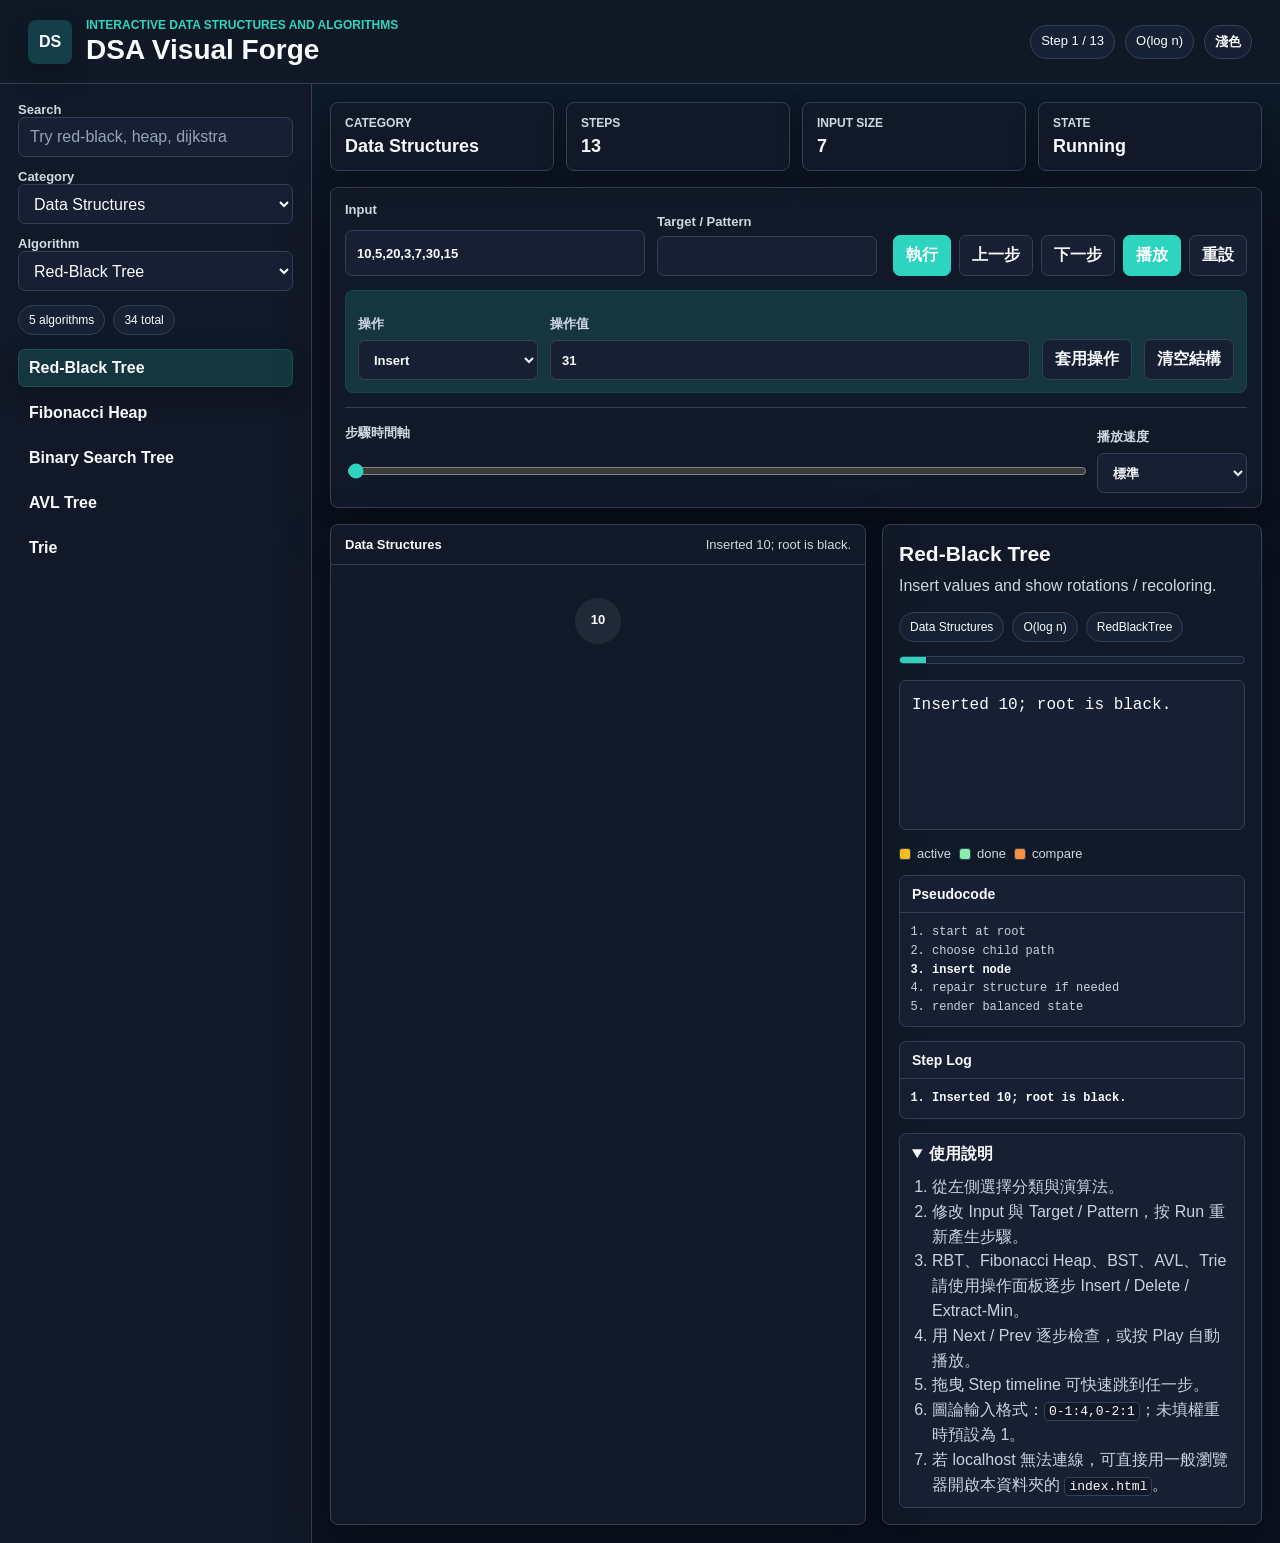
<file: DSA_Visual_Forge/index.html>
<!doctype html>
<html lang="en" data-theme="dark">
  <head>
    <meta charset="utf-8">
    <meta name="viewport" content="width=device-width, initial-scale=1">
    <title>DSA Visual Forge</title>
    <link rel="stylesheet" href="styles.css">
  </head>
  <body>
    <header class="app-header">
      <div class="brand-lockup">
        <div class="brand-mark" aria-hidden="true">DS</div>
        <div>
          <p class="eyebrow">Interactive data structures and algorithms</p>
          <h1>DSA Visual Forge</h1>
        </div>
      </div>
      <div class="status-strip" aria-live="polite">
        <span id="stepCounter">Step 0 / 0</span>
        <span id="complexityLabel">Choose an algorithm</span>
        <button id="themeButton" class="ghost-button" type="button" aria-label="Toggle theme">深色</button>
      </div>
    </header>

    <main class="app-shell">
      <aside class="sidebar" aria-label="Algorithm catalog">
        <label class="field-label" for="searchInput">Search</label>
        <input id="searchInput" type="search" autocomplete="off" placeholder="Try red-black, heap, dijkstra">
        <label class="field-label" for="categorySelect">Category</label>
        <select id="categorySelect"></select>
        <label class="field-label" for="algorithmSelect">Algorithm</label>
        <select id="algorithmSelect"></select>
        <div id="catalogMeta" class="catalog-meta"></div>
        <div id="algorithmList" class="algorithm-list"></div>
      </aside>

      <section class="workspace">
        <section class="insight-strip" aria-label="Algorithm state summary">
          <article>
            <span>Category</span>
            <strong id="metricCategory">-</strong>
          </article>
          <article>
            <span>Steps</span>
            <strong id="metricSteps">0</strong>
          </article>
          <article>
            <span>Input Size</span>
            <strong id="metricInputSize">0</strong>
          </article>
          <article>
            <span>State</span>
            <strong id="metricState">Idle</strong>
          </article>
        </section>

        <div class="control-panel">
          <div class="input-grid">
            <label>
              Input
              <input id="dataInput" type="text" autocomplete="off">
            </label>
            <label>
              Target / Pattern
              <input id="targetInput" type="text" autocomplete="off">
            </label>
          </div>
          <div class="button-row">
            <button id="runButton" type="button">執行</button>
            <button id="prevButton" type="button">上一步</button>
            <button id="nextButton" type="button">下一步</button>
            <button id="playButton" type="button">播放</button>
            <button id="resetButton" type="button">重設</button>
          </div>
          <div id="operationPanel" class="operation-panel" aria-label="Data structure operations">
            <label>
              操作
              <select id="operationSelect"></select>
            </label>
            <label>
              操作值
              <input id="operationValue" type="text" autocomplete="off" placeholder="例如 42">
            </label>
            <button id="applyOperationButton" type="button">套用操作</button>
            <button id="clearStructureButton" type="button">清空結構</button>
          </div>
          <div class="timeline-row">
            <label>
              步驟時間軸
              <input id="stepSlider" type="range" min="0" max="0" value="0">
            </label>
            <label>
              播放速度
              <select id="speedSelect">
                <option value="1000">慢速</option>
                <option value="650" selected>標準</option>
                <option value="320">快速</option>
              </select>
            </label>
          </div>
        </div>

        <div class="visual-layout">
          <section class="visual-stage" aria-label="Visualization">
            <div class="stage-header">
              <span id="stageMode">Visualization</span>
              <span id="stageHint">Use Next/Prev or Play to inspect state transitions.</span>
            </div>
            <svg id="svgCanvas" role="img" aria-label="Algorithm visualization"></svg>
            <div id="tableCanvas" class="table-canvas"></div>
          </section>
          <section class="side-panel" aria-label="Current step details">
            <h2 id="algorithmTitle">Select an algorithm</h2>
            <p id="algorithmDescription"></p>
            <div id="qualityBar" class="quality-bar"></div>
            <div class="progress-shell" aria-label="Step progress">
              <div id="progressBar" class="progress-bar"></div>
            </div>
            <pre id="stepText"></pre>
            <div id="legend" class="legend"></div>
            <section class="code-panel" aria-label="Pseudocode">
              <h3>Pseudocode</h3>
              <ol id="pseudoCode"></ol>
            </section>
            <section class="event-panel" aria-label="Step event log">
              <h3>Step Log</h3>
              <ol id="stepLog"></ol>
            </section>
            <details class="usage-card" open>
              <summary>使用說明</summary>
              <ol>
                <li>從左側選擇分類與演算法。</li>
                <li>修改 Input 與 Target / Pattern，按 Run 重新產生步驟。</li>
                <li>RBT、Fibonacci Heap、BST、AVL、Trie 請使用操作面板逐步 Insert / Delete / Extract-Min。</li>
                <li>用 Next / Prev 逐步檢查，或按 Play 自動播放。</li>
                <li>拖曳 Step timeline 可快速跳到任一步。</li>
                <li>圖論輸入格式：<code>0-1:4,0-2:1</code>；未填權重時預設為 1。</li>
                <li>若 localhost 無法連線，可直接用一般瀏覽器開啟本資料夾的 <code>index.html</code>。</li>
              </ol>
            </details>
          </section>
        </div>
      </section>
    </main>

    <script src="app.js"></script>
  </body>
</html>
</file>
<file: DSA_Visual_Forge/styles.css>
:root {
  color-scheme: light;
  --bg: #eef2f6;
  --panel: #ffffff;
  --panel-soft: #f8fafc;
  --ink: #17202e;
  --muted: #637083;
  --line: #d9e0ea;
  --line-strong: #b8c2d1;
  --accent: #0f766e;
  --accent-dark: #0b5f59;
  --accent-soft: #d9f4f0;
  --amber: #b45309;
  --blue: #2563eb;
  --green: #16803c;
  --red: #ba1a1a;
  --purple: #7c3aed;
  --shadow: 0 16px 40px rgba(26, 38, 56, 0.10);
  --shadow-soft: 0 8px 20px rgba(26, 38, 56, 0.07);
}

:root[data-theme="dark"] {
  color-scheme: dark;
  --bg: #0b1120;
  --panel: #111827;
  --panel-soft: #172033;
  --ink: #f8fafc;
  --muted: #c7d2e1;
  --line: #314158;
  --line-strong: #516179;
  --accent: #2dd4bf;
  --accent-dark: #5eead4;
  --accent-soft: rgba(45, 212, 191, 0.16);
  --amber: #fbbf24;
  --blue: #60a5fa;
  --green: #4ade80;
  --red: #f87171;
  --purple: #a78bfa;
  --shadow: 0 18px 50px rgba(0, 0, 0, 0.34);
  --shadow-soft: 0 10px 24px rgba(0, 0, 0, 0.24);
}

* {
  box-sizing: border-box;
}

html {
  min-width: 320px;
}

body {
  margin: 0;
  min-height: 100vh;
  background:
    linear-gradient(180deg, rgba(45, 212, 191, 0.07), transparent 260px),
    var(--bg);
  color: var(--ink);
  font-family: "Segoe UI", Arial, sans-serif;
  letter-spacing: 0;
}

body,
.sidebar,
.control-panel,
.visual-stage,
.side-panel,
button,
input,
select,
.algorithm-item,
.grid-table,
.usage-card {
  transition: background-color 180ms ease, border-color 180ms ease, color 180ms ease, box-shadow 180ms ease;
}

button,
input,
select {
  font: inherit;
}

.app-header {
  display: flex;
  align-items: center;
  justify-content: space-between;
  gap: 24px;
  padding: 18px 28px;
  border-bottom: 1px solid var(--line);
  background: color-mix(in srgb, var(--panel) 92%, transparent);
  backdrop-filter: blur(16px);
  position: sticky;
  top: 0;
  z-index: 10;
}

.brand-lockup {
  display: flex;
  align-items: center;
  gap: 14px;
  min-width: 0;
}

.brand-mark {
  display: grid;
  place-items: center;
  width: 44px;
  height: 44px;
  border-radius: 8px;
  background: color-mix(in srgb, var(--panel-soft) 65%, #0f766e);
  color: #ffffff;
  font-weight: 800;
  box-shadow: var(--shadow-soft);
}

.eyebrow {
  margin: 0 0 3px;
  color: var(--accent);
  font-size: 12px;
  font-weight: 800;
  text-transform: uppercase;
}

h1,
h2,
p {
  margin-top: 0;
}

h1 {
  margin-bottom: 0;
  font-size: 28px;
  line-height: 1.08;
  letter-spacing: 0;
}

.status-strip {
  display: flex;
  flex-wrap: wrap;
  justify-content: flex-end;
  gap: 10px;
  color: var(--ink);
  font-size: 13px;
}

.status-strip span,
.catalog-meta span,
.quality-bar span {
  border: 1px solid var(--line);
  border-radius: 999px;
  padding: 7px 10px;
  background: color-mix(in srgb, var(--panel-soft) 88%, var(--accent-soft));
  color: var(--ink);
}

.ghost-button {
  min-height: auto;
  border-radius: 999px;
  padding: 7px 10px;
  background: var(--panel-soft);
  color: var(--ink);
}

.app-shell {
  display: grid;
  grid-template-columns: 312px minmax(0, 1fr);
  min-height: calc(100vh - 81px);
}

.sidebar {
  border-right: 1px solid var(--line);
  padding: 18px;
  background: color-mix(in srgb, var(--panel) 94%, var(--bg));
  overflow: auto;
}

.field-label,
label {
  display: grid;
  gap: 7px;
  margin-top: 12px;
  color: color-mix(in srgb, var(--muted) 84%, var(--ink));
  font-size: 13px;
  font-weight: 800;
}

.field-label:first-child,
label:first-child {
  margin-top: 0;
}

select,
input {
  width: 100%;
  min-height: 40px;
  border: 1px solid var(--line);
  border-radius: 7px;
  padding: 9px 11px;
  background: var(--panel-soft);
  color: var(--ink);
  outline: none;
}

select:focus,
input:focus,
button:focus-visible {
  border-color: var(--accent);
  box-shadow: 0 0 0 3px rgba(15, 118, 110, 0.16);
}

.catalog-meta,
.quality-bar {
  display: flex;
  flex-wrap: wrap;
  gap: 8px;
  margin: 14px 0;
  color: var(--muted);
  font-size: 12px;
}

.algorithm-list {
  display: grid;
  gap: 7px;
  margin-top: 12px;
}

.algorithm-item {
  width: 100%;
  min-height: 38px;
  border: 1px solid transparent;
  border-radius: 7px;
  padding: 9px 10px;
  background: transparent;
  color: var(--ink);
  text-align: left;
  cursor: pointer;
}

.algorithm-item:hover,
.algorithm-item.active {
  border-color: var(--line);
  background: var(--panel);
  box-shadow: var(--shadow-soft);
}

.algorithm-item.active {
  border-color: rgba(15, 118, 110, 0.45);
  background: var(--accent-soft);
  color: var(--ink);
}

.empty-state {
  border: 1px dashed var(--line-strong);
  border-radius: 7px;
  padding: 14px;
  color: var(--muted);
  background: rgba(255, 255, 255, 0.65);
  font-size: 13px;
}

.workspace {
  min-width: 0;
  padding: 18px;
}

.insight-strip {
  display: grid;
  grid-template-columns: repeat(4, minmax(0, 1fr));
  gap: 12px;
  margin-bottom: 16px;
}

.insight-strip article {
  border: 1px solid var(--line);
  border-radius: 8px;
  padding: 13px 14px;
  background: var(--panel);
  box-shadow: var(--shadow-soft);
}

.insight-strip span {
  display: block;
  margin-bottom: 6px;
  color: color-mix(in srgb, var(--muted) 86%, var(--ink));
  font-size: 12px;
  font-weight: 800;
  text-transform: uppercase;
}

.insight-strip strong {
  display: block;
  overflow: hidden;
  color: var(--ink);
  font-size: 18px;
  text-overflow: ellipsis;
  white-space: nowrap;
}

.control-panel,
.visual-stage,
.side-panel {
  border: 1px solid var(--line);
  border-radius: 8px;
  background: var(--panel);
  box-shadow: var(--shadow);
}

.control-panel {
  display: grid;
  grid-template-columns: minmax(0, 1fr) auto;
  gap: 14px 16px;
  padding: 14px;
}

.input-grid {
  display: grid;
  grid-template-columns: minmax(0, 1fr) minmax(220px, 0.42fr);
  gap: 12px;
}

.button-row {
  display: flex;
  align-items: end;
  justify-content: flex-end;
  gap: 8px;
  flex-wrap: wrap;
}

.operation-panel {
  grid-column: 1 / -1;
  display: none;
  grid-template-columns: 180px minmax(160px, 1fr) auto auto;
  gap: 12px;
  align-items: end;
  padding: 12px;
  border: 1px solid rgba(15, 118, 110, 0.28);
  border-radius: 8px;
  background: var(--accent-soft);
}

.operation-panel.active {
  display: grid;
}

.operation-panel button {
  white-space: nowrap;
}

.timeline-row {
  grid-column: 1 / -1;
  display: grid;
  grid-template-columns: minmax(0, 1fr) 150px;
  gap: 12px;
  align-items: end;
  padding-top: 8px;
  border-top: 1px solid var(--line);
}

input[type="range"] {
  padding: 0;
  accent-color: var(--accent);
}

button {
  min-height: 40px;
  border: 1px solid var(--line);
  border-radius: 7px;
  padding: 9px 12px;
  background: var(--panel-soft);
  color: var(--ink);
  font-weight: 800;
  cursor: pointer;
}

button:hover {
  border-color: var(--line-strong);
  background: color-mix(in srgb, var(--panel-soft) 82%, var(--accent-soft));
}

#runButton,
#playButton {
  background: var(--accent);
  border-color: var(--accent);
  color: white;
}

#runButton:hover,
#playButton:hover {
  background: var(--accent-dark);
  color: #06201d;
}

.visual-layout {
  display: grid;
  grid-template-columns: minmax(0, 1fr) 380px;
  gap: 16px;
  margin-top: 16px;
}

.visual-stage {
  min-height: 650px;
  overflow: hidden;
  position: relative;
}

.stage-header {
  display: flex;
  justify-content: space-between;
  gap: 12px;
  padding: 12px 14px;
  border-bottom: 1px solid var(--line);
  color: color-mix(in srgb, var(--muted) 84%, var(--ink));
  font-size: 13px;
}

.stage-header span:first-child {
  color: var(--ink);
  font-weight: 800;
}

#svgCanvas {
  width: 100%;
  height: 610px;
  display: block;
}

#svgCanvas rect,
#svgCanvas circle,
#svgCanvas line,
#svgCanvas text {
  transition: all 240ms ease;
}

.table-canvas {
  position: absolute;
  inset: 58px 14px 14px;
  pointer-events: none;
  overflow: auto;
}

.side-panel {
  padding: 16px;
  min-width: 0;
}

.side-panel h2 {
  margin-bottom: 8px;
  font-size: 21px;
  line-height: 1.2;
}

#algorithmDescription {
  margin-bottom: 12px;
  color: color-mix(in srgb, var(--muted) 88%, var(--ink));
  line-height: 1.5;
}

#stepText {
  min-height: 150px;
  border: 1px solid var(--line);
  border-radius: 7px;
  padding: 12px;
  background: var(--panel-soft);
  white-space: pre-wrap;
  color: var(--ink);
  font-family: Consolas, "Courier New", monospace;
  line-height: 1.5;
}

.progress-shell {
  height: 8px;
  margin: 8px 0 12px;
  overflow: hidden;
  border-radius: 999px;
  background: var(--panel-soft);
  border: 1px solid var(--line);
}

.progress-bar {
  width: 0%;
  height: 100%;
  background: var(--accent);
  transition: width 180ms ease;
}

.legend {
  display: flex;
  flex-wrap: wrap;
  gap: 8px;
  margin-bottom: 14px;
}

.legend span {
  display: inline-flex;
  align-items: center;
  gap: 6px;
  color: color-mix(in srgb, var(--muted) 88%, var(--ink));
  font-size: 13px;
}

.swatch {
  width: 12px;
  height: 12px;
  border-radius: 3px;
  border: 1px solid var(--line);
}

.usage-card {
  border: 1px solid var(--line);
  border-radius: 7px;
  padding: 10px 12px;
  background: var(--panel-soft);
}

.code-panel,
.event-panel {
  margin-bottom: 14px;
  border: 1px solid var(--line);
  border-radius: 7px;
  background: var(--panel-soft);
}

.code-panel h3,
.event-panel h3 {
  margin: 0;
  padding: 10px 12px;
  border-bottom: 1px solid var(--line);
  font-size: 14px;
}

.code-panel ol,
.event-panel ol {
  margin: 0;
  padding: 10px 12px 10px 32px;
  color: var(--muted);
  font-family: Consolas, "Courier New", monospace;
  font-size: 12px;
  line-height: 1.55;
}

.code-panel li.active,
.event-panel li.active {
  color: var(--ink);
  font-weight: 800;
}

.event-panel {
  max-height: 180px;
  overflow: auto;
}

.usage-card summary {
  cursor: pointer;
  font-weight: 800;
}

.usage-card ol {
  margin: 10px 0 0;
  padding-left: 20px;
  color: var(--muted);
  line-height: 1.55;
}

.usage-card code {
  border: 1px solid var(--line);
  border-radius: 4px;
  padding: 1px 4px;
  background: var(--panel);
  color: var(--ink);
}

.node {
  stroke: #202a38;
  stroke-width: 2;
}

.edge {
  stroke: #9aa6b7;
  stroke-width: 2;
}

.label {
  fill: var(--ink);
  font-size: 13px;
  font-weight: 800;
  text-anchor: middle;
  dominant-baseline: middle;
}

.bar-label {
  fill: var(--ink);
  font-size: 12px;
  text-anchor: middle;
}

.grid-table {
  border-collapse: collapse;
  background: color-mix(in srgb, var(--panel) 96%, transparent);
  pointer-events: auto;
  box-shadow: var(--shadow-soft);
}

:root[data-theme="dark"] .grid-table {
  background: rgba(23, 32, 51, 0.96);
}

.grid-table td,
.grid-table th {
  border: 1px solid var(--line);
  padding: 8px 10px;
  min-width: 42px;
  text-align: center;
}

.grid-table th {
  background: var(--panel-soft);
}

:root[data-theme="dark"] .grid-table th {
  background: #202b40;
}

:root[data-theme="dark"] input::placeholder {
  color: #94a3b8;
}

:root[data-theme="dark"] .label {
  fill: #f8fafc;
}

:root[data-theme="dark"] .bar-label {
  fill: #dbeafe;
}

.grid-table .active {
  background: #fde68a;
}

.grid-table .done {
  background: #bbf7d0;
}

@media (max-width: 1100px) {
  .app-shell,
  .visual-layout,
  .control-panel,
  .input-grid,
  .timeline-row,
  .operation-panel,
  .insight-strip {
    grid-template-columns: 1fr;
  }

  .sidebar {
    border-right: 0;
    border-bottom: 1px solid var(--line);
  }

  .app-header {
    align-items: flex-start;
    flex-direction: column;
  }

  .status-strip,
  .button-row {
    justify-content: flex-start;
  }
}
</file>
